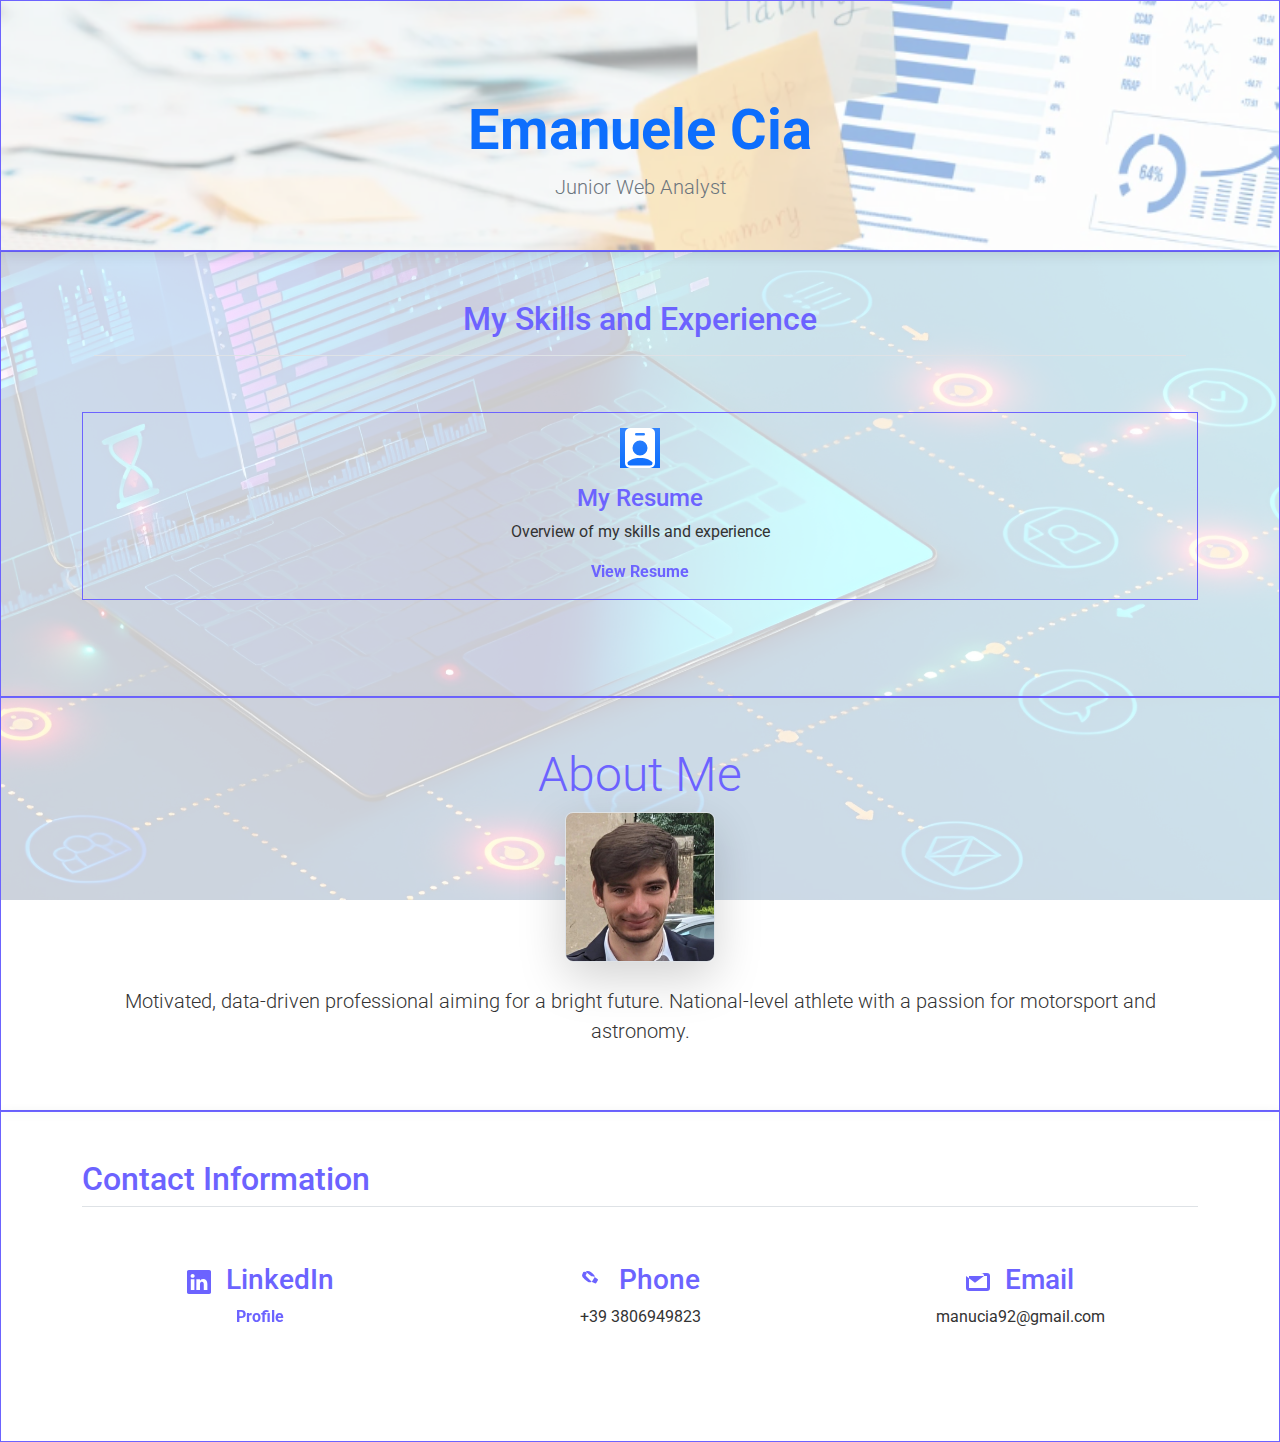
<file: index.html>
<!DOCTYPE html>
<html lang="en">
<head>
    <meta charset="UTF-8">
    <meta name="viewport" content="width=device-width, initial-scale=1.0">
    <title>Emanuele Cia's portfolio</title>
    
    <!-- Google Fonts -->
    <link href="https://fonts.googleapis.com/css2?family=Roboto:wght@400;700&display=swap" rel="stylesheet">
    
    <!-- Bootstrap CSS -->
    <link href="https://cdn.jsdelivr.net/npm/bootstrap@5.3.3/dist/css/bootstrap.min.css" rel="stylesheet"
          integrity="sha384-QWTKZyjpPEjISv5WaRU9OFeRpok6YctnYmDr5pNlyT2bRjXh0JMhjY6hW+ALEwIH" crossorigin="anonymous">
    
    <!-- Custom CSS -->
    <link href="./index.css" rel="stylesheet">
    <style>
        .section-no-margin {
            margin: 0;
            padding: 0;
        }
    </style>
</head>
<body>
  <div class="First-container text-center section-no-margin">
    <div class="px-4 pt-5 my-5">
        <h1 class="display-4 fw-bold text-primary">Emanuele Cia</h1>
        <p class="lead mb-4 text-secondary">Junior Web Analyst</p>
    </div>
</div>

<div class="Second-container py-5 section-no-margin">
    <div class="container px-4">
        <h2 class="pb-3 border-bottom">My Skills and Experience</h2>
        <div class="row g-4 py-5 row-cols-1 row-cols-lg-3">
            <!-- Resume Section -->
            <div class="feature col text-center">
                <div class="feature-icon d-inline-flex align-items-center justify-content-center text-bg-primary bg-gradient fs-2 mb-3">
                    <!-- Icon: Person Badge -->
                    <svg xmlns="http://www.w3.org/2000/svg" width="40" height="40" fill="currentColor" class="bi bi-person-badge-fill" viewBox="0 0 16 16">
                        <path d="M2 2a2 2 0 0 1 2-2h8a2 2 0 0 1 2 2v12a2 2 0 0 1-2 2H4a2 2 0 0 1-2-2zm4.5 0a.5.5 0 0 0 0 1h3a.5.5 0 0 0 0-1zM8 11a3 3 0 1 0 0-6 3 3 0 0 0 0 6m5 2.755C12.146 12.825 10.623 12 8 12s-4.146.826-5 1.755V14a1 1 0 0 0 1 1h8a1 1 0 0 0 1-1z"/>
                    </svg>
                </div>
                <h3 class="fs-4">My Resume</h3>
                <p>Overview of my skills and experience</p>
                <a href="./My resume/index.html" class="icon-link">View Resume</a>
            </div>
            <!-- Project Section in development -->
        </div>
    </div>
</div>

<div class="Aboutme py-5 section-no-margin">
    <div class="container text-center">
        <h2 class="display-5">About Me</h2>
        <img src="./My resume/Emanuele Cia Photo.jpg" class="img-fluid border rounded-3 shadow-lg mb-4" alt="Profile Picture" width="150" height="100" loading="lazy">
        <p class="lead text-left">Motivated, data-driven professional aiming for a bright future. National-level athlete with a passion for motorsport and astronomy.</p>
    </div>
</div>

<div class="Contactme py-5 section-no-margin">
  <div class="container">
      <h2 class="pb-2 border-bottom">Contact Information</h2>
      <div class=" row g-4 py-5 row-cols-1 row-cols-lg-3">
          <!-- LinkedIn Contact -->
          <div class="col text-center">
              <h3>
                <svg xmlns="http://www.w3.org/2000/svg" width="24" height="24" fill="currentColor" class="bi bi-linkedin" viewBox="0 0 16 16">
                  <path d="M0 1.146C0 .513.526 0 1.175 0h13.65C15.474 0 16 .513 16 1.146v13.708c0 .633-.526 1.146-1.175 1.146H1.175C.526 16 0 15.487 0 14.854zm4.943 12.248V6.169H2.542v7.225zm-1.2-8.212c.837 0 1.358-.554 1.358-1.248-.015-.709-.52-1.248-1.342-1.248S2.4 3.226 2.4 3.934c0 .694.521 1.248 1.327 1.248zm4.908 8.212V9.359c0-.216.016-.432.08-.586.173-.431.568-.878 1.232-.878.869 0 1.216.662 1.216 1.634v3.865h2.401V9.25c0-2.22-1.184-3.252-2.764-3.252-1.274 0-1.845.7-2.165 1.193v.025h-.016l.016-.025V6.169h-2.4c.03.678 0 7.225 0 7.225z"/>
                </svg>
                  LinkedIn
              </h3>
              <a href="https://www.linkedin.com/in/emanuele-cia/" class="icon-link">Profile</a>
          </div>
          <!-- Phone Contact -->
          <div class="col text-center">
              <h3>
                  <svg xmlns="http://www.w3.org/2000/svg" width="24" height="24" fill="currentColor" class="bi bi-telephone" viewBox="0 0 16 16">
                      <path d="M3.654 1.328A1.745 1.745 0 0 1 5.188.663c.725 0 1.437.25 2.02.708l1.413 1.05c.468.351.794.804 1.02 1.298.177.379.17.826-.02 1.204l-1.302 2.244c-.387.64-1.02 1.014-1.705 1.014-.493 0-.965-.142-1.36-.396-.457-.286-.923-.659-1.388-1.018l-.528-.41c-.207-.164-.41-.342-.619-.527-.157-.134-.295-.276-.435-.417-.261-.26-.484-.563-.644-.88l-.14-.318a1.745 1.745 0 0 1 .117-1.602l.59-1.328A1.747 1.747 0 0 1 3.654 1.328zM3.5 1a.5.5 0 0 1 .42.218l.447.77a.5.5 0 0 1-.02.608l-.45.613a.5.5 0 0 0-.067.532c.164.286.355.537.58.747l.39.314c.36.288.694.643.999.993.308.351.63.746.99 1.069l.5.413c.46.383.99.822 1.52 1.099.43.239.956.432 1.511.579.192.047.393-.043.523-.237l1.075-1.914a.5.5 0 0 0-.048-.58l-1.39-1.083c-.426-.337-.952-.596-1.518-.767-.573-.174-1.02-.22-1.368-.217-.237.003-.487. ```html
010-.01-.741.03a.5.5 0 0 1-.37-.108l-1.096-.85a.5.5 0 0 1-.073-.67l.447-.77A.5.5 0 0 1 3.5 1z"/>
                  </svg>
                  Phone
              </h3>
              <p>+39 3806949823</p>
          </div>
          <!-- Email Contact -->
          <div class="col text-center">
              <h3>
                  <svg xmlns="http://www.w3.org/2000/svg" width="24" height="24" fill="currentColor" class="bi bi-envelope" viewBox="0 0 16 16">
                      <path d="M0 4a2 2 0 0 1 2-2h12a2 2 0 0 1 2 2v8a2 2 0 0 1-2 2H2a2 2 0 0 1-2-2V4zm2 0v8h12V4H2zm12-2H2a2 2 0 0 0-2 2v.052l6 4.455 6-4.455V4a2 2 0 0 0-2-2z"/>
                  </svg>
                  Email
              </h3>
              <p>manucia92@gmail.com</p>
          </div>
      </div>
  </div>
  
    <script src="https://cdn.jsdelivr.net/npm/bootstrap@5.3.3/dist/js/bootstrap.bundle.min.js" integrity="sha384-YvpcrYf0tY3lHB60NNkmXc5s9fDVZLESaAA55NDzOxhy9GkcIdslK1eN7N6jIeHz" crossorigin="anonymous"></script>
    <script src="./index.js"></script>
</body>
</html>
</file>
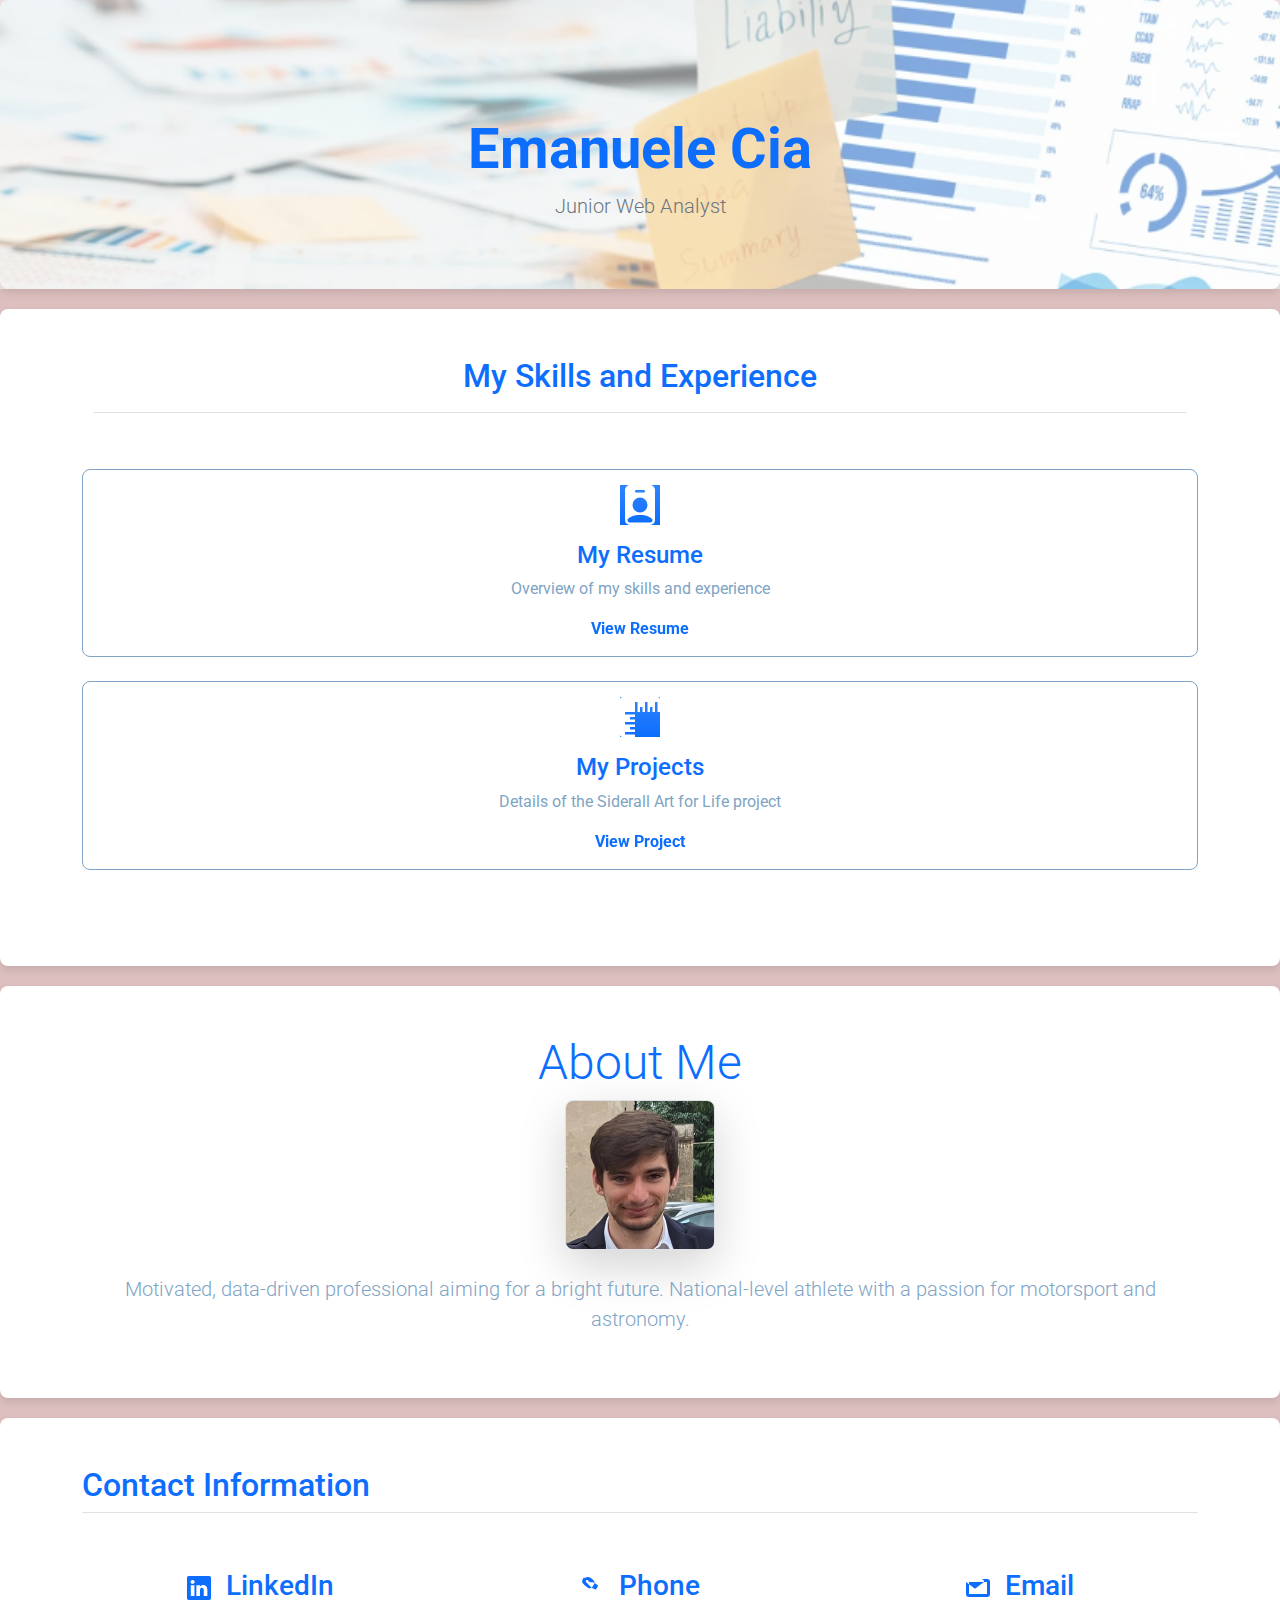
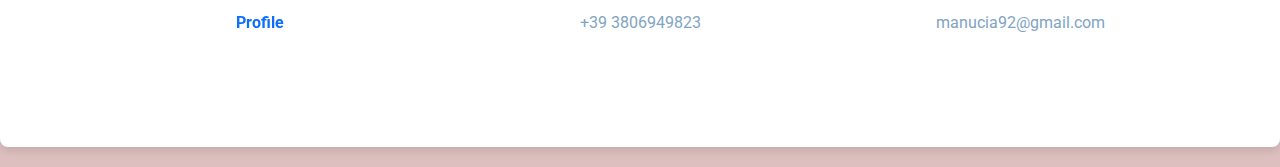
<file: My portfolio/index.html>
<!DOCTYPE html>
<html lang="en">
<head>
    <meta charset="UTF-8">
    <meta name="viewport" content="width=device-width, initial-scale=1.0">
    <title>Emanuele Cia's portfolio</title>
    
    <!-- Google Fonts -->
    <link href="https://fonts.googleapis.com/css2?family=Roboto:wght@400;700&display=swap" rel="stylesheet">
    
    <!-- Bootstrap CSS -->
    <link href="https://cdn.jsdelivr.net/npm/bootstrap@5.3.3/dist/css/bootstrap.min.css" rel="stylesheet"
          integrity="sha384-QWTKZyjpPEjISv5WaRU9OFeRpok6YctnYmDr5pNlyT2bRjXh0JMhjY6hW+ALEwIH" crossorigin="anonymous">
    
    <!-- Custom CSS -->
    <link href="./index.css" rel="stylesheet">
</head>
<body>
  <div class="First-container text-center">
    <div class="px-4 pt-5 my-5">
        <h1 class="display-4 fw-bold text-primary">Emanuele Cia</h1>
        <p class="lead mb-4 text-secondary">Junior Web Analyst</p>
    </div>
</div>

    
    <div class="Second-container py-5">
        <div class="container px-4">
            <h2 class="pb-3 border-bottom">My Skills and Experience</h2>
            <div class="row g-4 py-5 row-cols-1 row-cols-lg-3">
                <!-- Resume Section -->
                <div class="feature col text-center">
                    <div class="feature-icon d-inline-flex align-items-center justify-content-center text-bg-primary bg-gradient fs-2 mb-3">
                        <!-- Icon: Person Badge -->
                        <svg xmlns="http://www.w3.org/2000/svg" width="40" height="40" fill="currentColor" class="bi bi-person-badge-fill" viewBox="0 0 16 16">
                            <path d="M2 2a2 2 0 0 1 2-2h8a2 2 0 0 1 2 2v12a2 2 0 0 1-2 2H4a2 2 0 0 1-2-2zm4.5 0a.5.5 0 0 0 0 1h3a.5.5 0 0 0 0-1zM8 11a3 3 0 1 0 0-6 3 3 0 0 0 0 6m5 2.755C12.146 12.825 10.623 12 8 12s-4.146.826-5 1.755V14a1 1 0 0 0 1 1h8a1 1 0 0 0 1-1z"/>
                        </svg>
                    </div>
                    <h3 class="fs-4">My Resume</h3>
                    <p>Overview of my skills and experience</p>
                    <a href="./My resume/index.html" class="icon-link">View Resume</a>
                </div>
                
                <!-- Project Section -->
                <div class="feature col text-center">
                    <div class="feature-icon d-inline-flex align-items-center justify-content-center text-bg-primary bg-gradient fs-2 mb-3">
                        <!-- Icon: Rulers -->
                        <svg xmlns="http://www.w3.org/2000/svg" width="40" height="40" fill="currentColor" class="bi bi-rulers" viewBox="0 0 16 16">
                            <path d="M1 0a1 1 0 0 0-1 1v14a1 1 0 0 0 1 1h5v-1H2v-1h4v-1H4v-1h2v-1H2v-1h4V9H4V8h2V7H2V6h4V2h1v4h1V4h1v2h1V2h1v4h1V4h1v2h1V2h1v4h1V1a1 1 0 0 0-1-1z"/>
                        </svg>
                    </div>
                    <h3 class="fs-4">My Projects</h3>
                    <p>Details of the Siderall Art for Life project</p>
                    <a href="https://sid3ra77.wixsite.com/siderall-web3-art" class="icon-link">View Project</a>
                </div>
            </div>
        </div>
    </div>
    
    <div class="Aboutme py-5">
        <div class="container text-center">
            <h2 class="display-5">About Me</h2>
            <img src="./My resume/Emanuele Cia Photo.jpg" class="img-fluid border rounded-3 shadow-lg mb-4" alt="Profile Picture" width="150" height="100" loading="lazy">
            <p class="lead text-left">Motivated, data-driven professional aiming for a bright future. National-level athlete with a passion for motorsport and astronomy.</p>
        </div>
    </div>
    
    <div class="Contactme py-5">
      <div class="container">
          <h2 class="pb-2 border-bottom">Contact Information</h2>
          <div class="row g-4 py-5 row-cols-1 row-cols-lg-3">
              <!-- LinkedIn Contact -->
              <div class="col text-center">
                  <h3>
                    <svg xmlns="http://www.w3.org/2000/svg" width="24" height="24" fill="currentColor" class="bi bi-linkedin" viewBox="0 0 16 16">
                      <path d="M0 1.146C0 .513.526 0 1.175 0h13.65C15.474 0 16 .513 16 1.146v13.708c0 .633-.526 1.146-1.175 1.146H1.175C.526 16 0 15.487 0 14.854zm4.943 12.248V6.169H2.542v7.225zm-1.2-8.212c.837 0 1.358-.554 1.358-1.248-.015-.709-.52-1.248-1.342-1.248S2.4 3.226 2.4 3.934c0 .694.521 1.248 1.327 1.248zm4.908 8.212V9.359c0-.216.016-.432.08-.586.173-.431.568-.878 1.232-.878.869 0 1.216.662 1.216 1.634v3.865h2.401V9.25c0-2.22-1.184-3.252-2.764-3.252-1.274 0-1.845.7-2.165 1.193v.025h-.016l.016-.025V6.169h-2.4c.03.678 0 7.225 0 7.225z"/>
                    </svg>
                      LinkedIn
                  </h3>
                  <a href="https://www.linkedin.com/in/emanuele-cia/" class="icon-link">Profile</a>
              </div>
              <!-- Phone Contact -->
              <div class="col text-center">
                  <h3>
                      <svg xmlns="http://www.w3.org/2000/svg" width="24" height="24" fill="currentColor" class="bi bi-telephone" viewBox="0 0 16 16">
                          <path d="M3.654 1.328A1.745 1.745 0 0 1 5.188.663c.725 0 1.437.25 2.02.708l1.413 1.05c.468.351.794.804 1.02 1.298.177.379.17.826-.02 1.204l-1.302 2.244c-.387.64-1.02 1.014-1.705 1.014-.493 0-.965-.142-1.36-.396-.457-.286-.923-.659-1.388-1.018l-.528-.41c-.207-.164-.41-.342-.619-.527-.157-.134-.295-.276-.435-.417-.261-.26-.484-.563-.644-.88l-.14-.318a1.745 1.745 0 0 1 .117-1.602l.59-1.328A1.747 1.747 0 0 1 3.654 1.328zM3.5 1a.5.5 0 0 1 .42.218l.447.77a.5.5 0 0 1-.02.608l-.45.613a.5.5 0 0 0-.067.532c.164.286.355.537.58.747l.39.314c.36.288.694.643.999.993.308.351.63.746.99 1.069l.5.413c.46.383.99.822 1.52 1.099.43.239.956.432 1.511.579.192.047.393-.043.523-.237l1.075-1.914a.5.5 0 0 0-.048-.58l-1.39-1.083c-.426-.337-.952-.596-1.518-.767-.573-.174-1.02-.22-1.368-.217-.237.003-.487.01-.741.03a.5.5 0 0 1-.37-.108l-1.096-.85a.5.5 0 0 1-.073-.67l.447-.77A.5.5 0 0 1 3.5 1z"/>
                      </svg>
                      Phone
                  </h3>
                  <p>+39 3806949823</p>
              </div>
              <!-- Email Contact -->
              <div class="col text-center">
                  <h3>
                      <svg xmlns="http://www.w3.org/2000/svg" width="24" height="24" fill="currentColor" class="bi bi-envelope" viewBox="0 0 16 16">
                          <path d="M0 4a2 2 0 0 1 2-2h12a2 2 0 0 1 2 2v8a2 2 0 0 1-2 2H2a2 2 0 0 1-2-2V4zm2 0v8h12V4H2zm12-2H2a2 2 0 0 0-2 2v.052l6 4.455 6-4.455V4a2 2 0 0 0-2-2z"/>
                      </svg>
                      Email
                  </h3>
                  <p>manucia92@gmail.com</p>
              </div>
          </div>
      </div>
  </div>
  
    
    <script src="https://cdn.jsdelivr.net/npm/bootstrap@5.3.3/dist/js/bootstrap.bundle.min.js" integrity="sha384-YvpcrYf0tY3lHB60NNkmXc5s9fDVZLESaAA55NDzOxhy9GkcIdslK1eN7N6jIeHz" crossorigin="anonymous"></script>
</body>
</html>
</file>
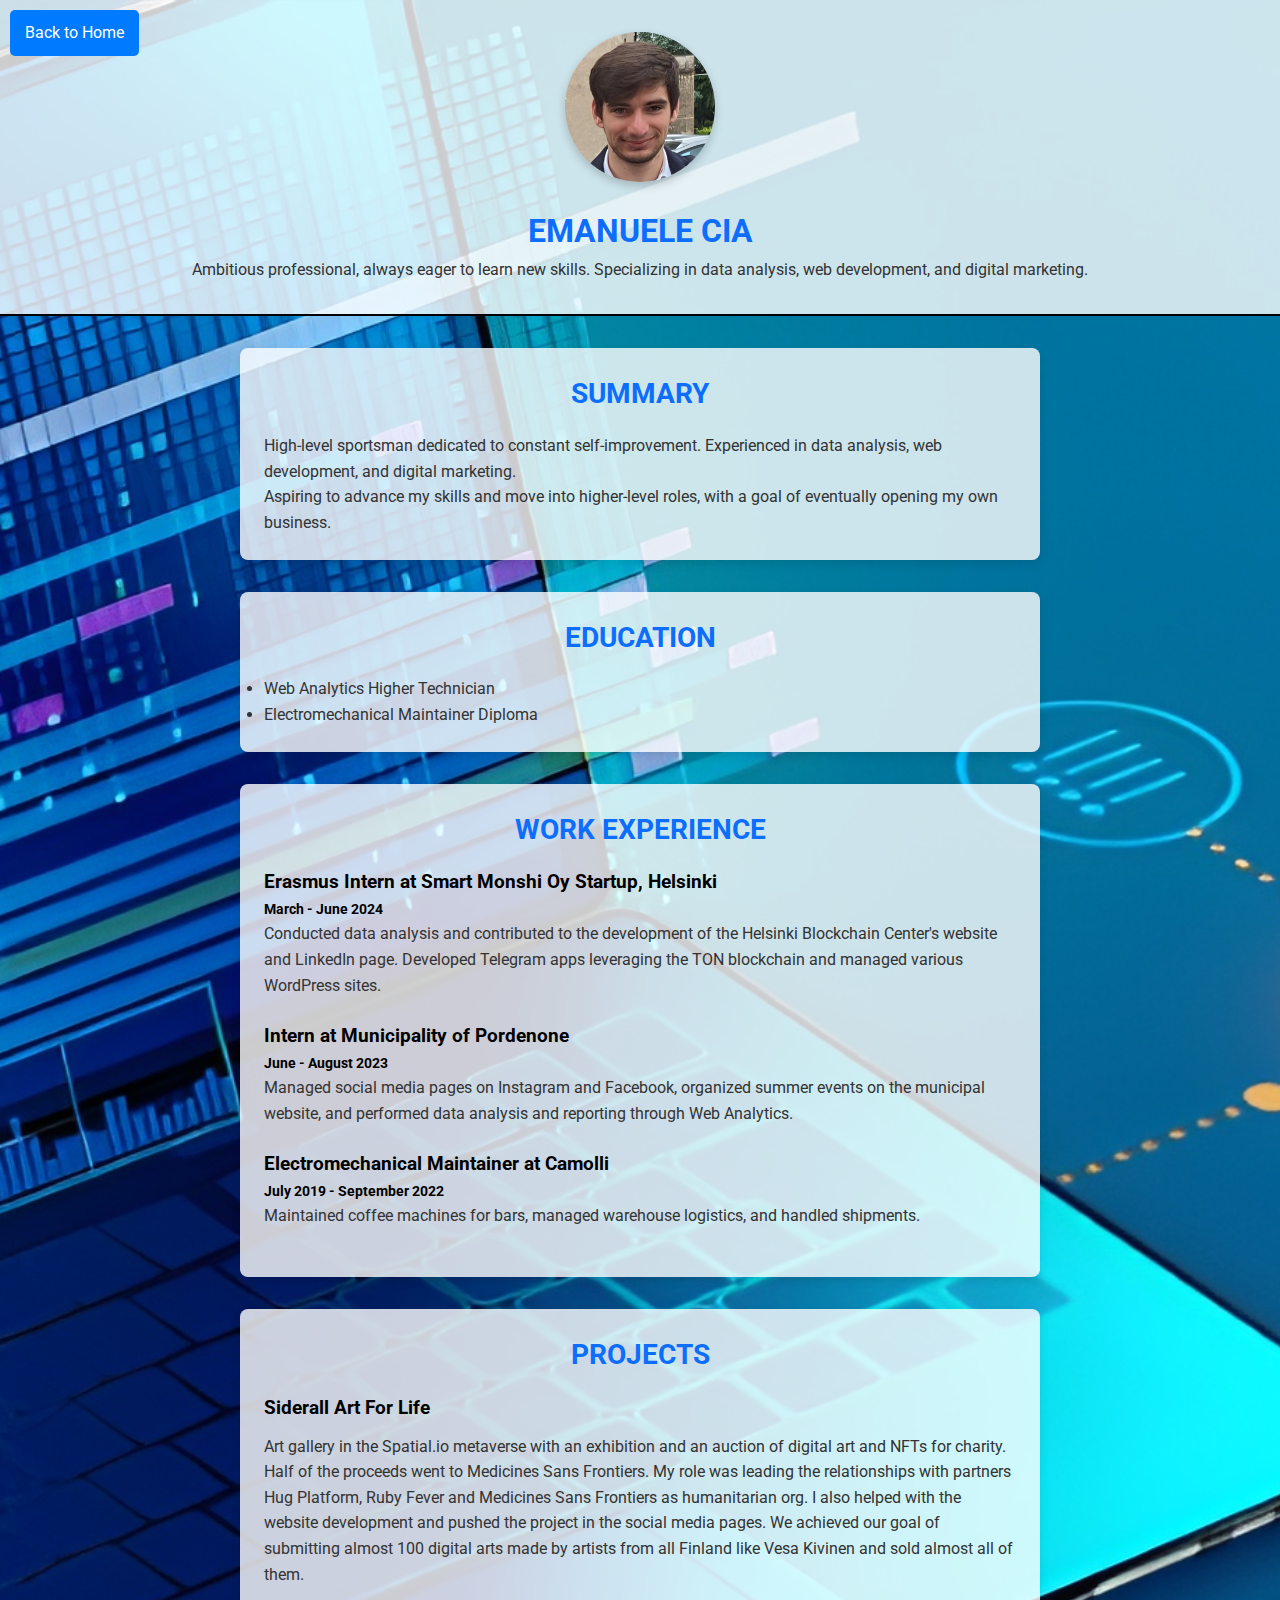
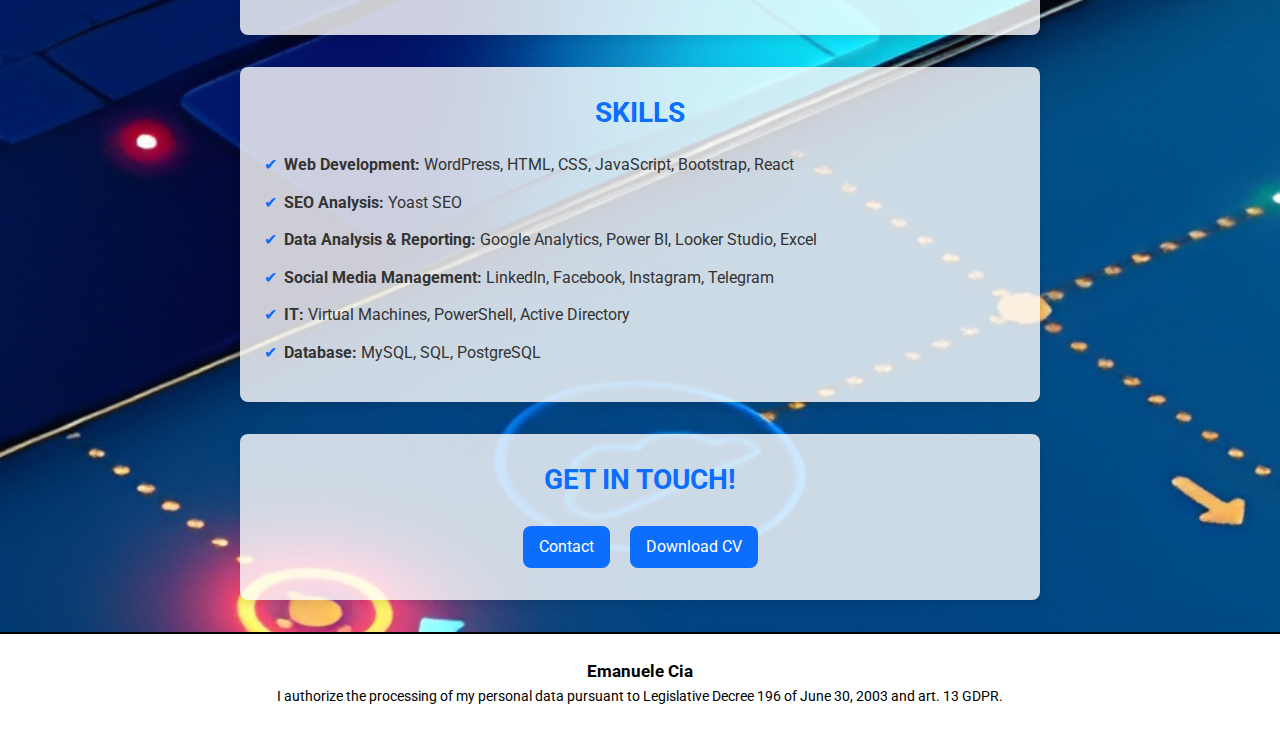
<file: My resume/index.html>
<!DOCTYPE html>
<html lang="en">
<head>
    <meta charset="UTF-8">
    <meta name="viewport" content="width=device-width, initial-scale=1.0">
    <title>My Resume - Emanuele Cia</title>
    <!-- Google Fonts -->
    <link href="https://fonts.googleapis.com/css2?family=Roboto:wght@400;700&display=swap" rel="stylesheet">
    <!-- Custom CSS -->
    <link rel="stylesheet" href="./index.css">
</head>
<body>
    <header class="header">
        <a href="../index.html" class="button back-button">Back to Home</a>
        <img src="./Emanuele Cia Photo.jpg" alt="Emanuele Cia Photo" class="profile-pic">
        <h1>Emanuele Cia</h1>
        <p>Ambitious professional, always eager to learn new skills. Specializing in data analysis, web development, and digital marketing.</p>
    </header>
    
    <main>
        <section class="section">
            <h2>Summary</h2>
            <p>
                High-level sportsman dedicated to constant self-improvement. Experienced in data analysis, web development, and digital marketing.<br>
                Aspiring to advance my skills and move into higher-level roles, with a goal of eventually opening my own business.
            </p>
        </section>

        <section class="section education">
            <h2>Education</h2>
            <ul>
                <li>Web Analytics Higher Technician</li>
                <li>Electromechanical Maintainer Diploma</li>
            </ul>
        </section>

        <section class="section">
            <h2>Work Experience</h2>
            <article class="experience">
                <h3>Erasmus Intern at Smart Monshi Oy Startup, Helsinki</h3>
                <p class="date">March - June 2024</p>
                <p>
                    Conducted data analysis and contributed to the development of the Helsinki Blockchain Center's website and LinkedIn page. Developed Telegram apps leveraging the TON blockchain and managed various WordPress sites.
                </p>
            </article>

            <article class="experience">
                <h3>Intern at Municipality of Pordenone</h3>
                <p class="date">June - August 2023</p>
                <p>
                    Managed social media pages on Instagram and Facebook, organized summer events on the municipal website, and performed data analysis and reporting through Web Analytics.
                </p>
            </article>

            <article class="experience">
                <h3>Electromechanical Maintainer at Camolli</h3>
                <p class="date">July 2019 - September 2022</p>
                <p>
                    Maintained coffee machines for bars, managed warehouse logistics, and handled shipments.
                </p>
            </article>
        </section>

        <section class="section">
            <h2>Projects</h2>
            <article class="project">
                <h3 class="Art-for-life">Siderall Art For Life</h3>
                <p>
                    Art gallery in the Spatial.io metaverse with an exhibition
                    and an auction of digital art and NFTs for charity. Half of
                    the proceeds went to Medicines Sans Frontiers. My role was
                    leading the relationships with partners Hug Platform, Ruby
                    Fever and Medicines Sans Frontiers as humanitarian org. I
                    also helped with the website development and pushed the
                    project in the social media pages. We achieved our goal of
                    submitting almost 100 digital arts made by artists from all
                    Finland like Vesa Kivinen and sold almost all of them.
                </p>
            </article>
        </section>

        <section class="section">
            <h2>Skills</h2>
            <ul class="skills">
                <li><strong>Web Development:</strong> WordPress, HTML, CSS, JavaScript, Bootstrap, React</li>
                <li><strong>SEO Analysis:</strong> Yoast SEO</li>
                <li><strong>Data Analysis & Reporting:</strong> Google Analytics, Power BI, Looker Studio, Excel</li>
                <li><strong>Social Media Management:</strong> LinkedIn, Facebook, Instagram, Telegram</li>
                <li><strong>IT:</strong> Virtual Machines, PowerShell, Active Directory</li>
                <li><strong>Database:</strong> MySQL, SQL, PostgreSQL</li>
            </ul>
        </section>

        <section class="section links">
            <h2>Get in touch!</h2>

            <a href="./contact.html" class="button">Contact</a>
            <a href="./Emanuele Cia CV.pdf" class="button" download>Download CV</a>
        </section>
    </main>

    <footer class="footer">
        <h3>Emanuele Cia</h3>
        <p>I authorize the processing of my personal data pursuant to Legislative Decree 196 of June 30, 2003 and art. 13 GDPR.</p>
    </footer>
</body>
</html>
</file>
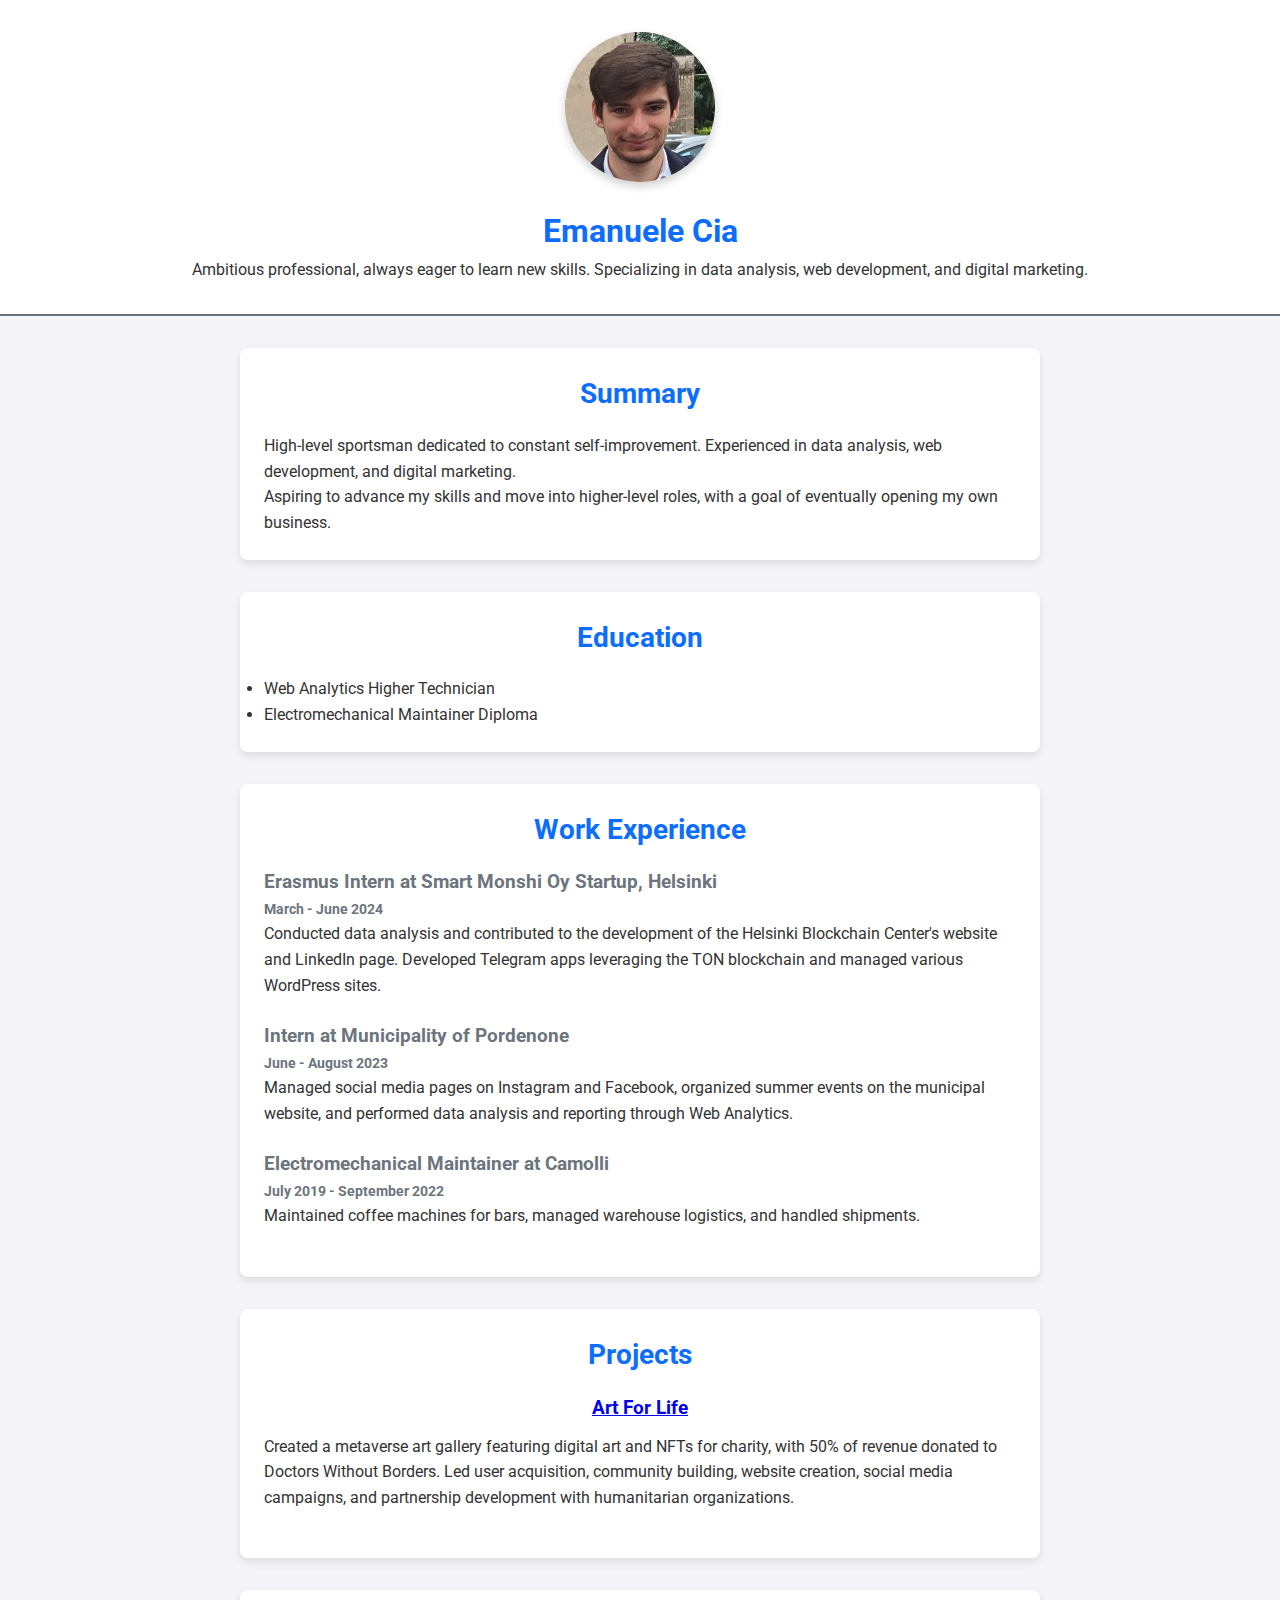
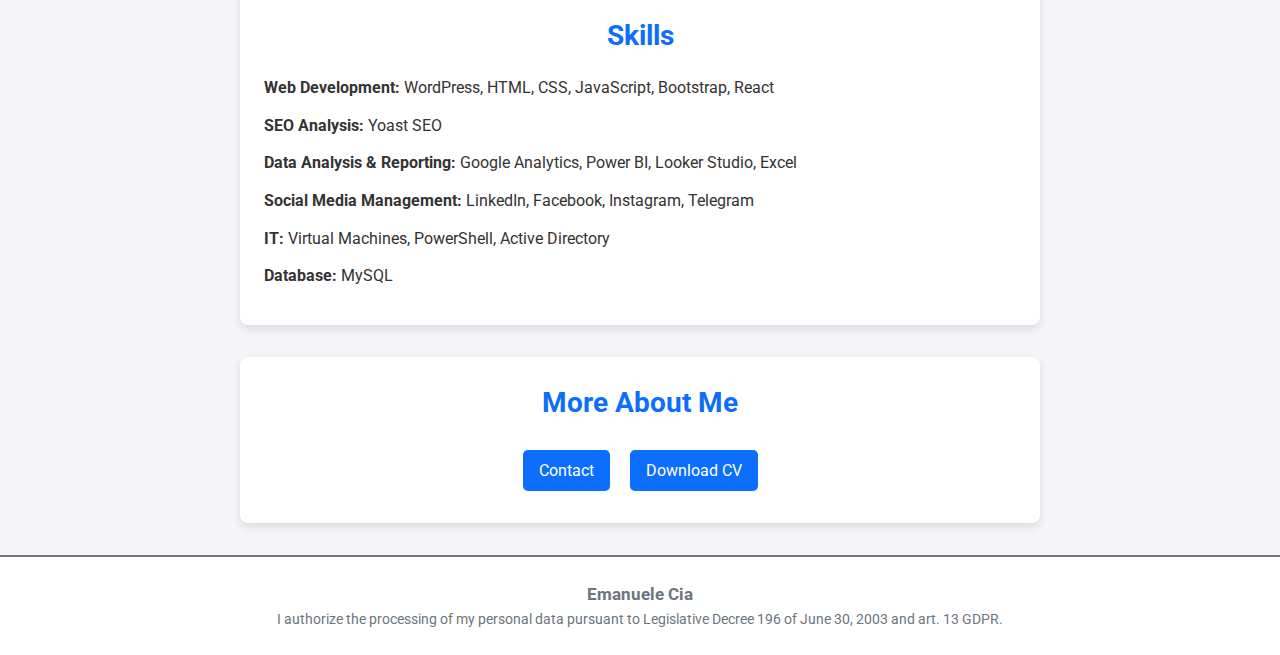
<file: My portfolio/My resume/index.html>
<!DOCTYPE html>
<html lang="en">
<head>
    <meta charset="UTF-8">
    <meta name="viewport" content="width=device-width, initial-scale=1.0">
    <title>My Resume - Emanuele Cia</title>
    <!-- Google Fonts -->
    <link href="https://fonts.googleapis.com/css2?family=Roboto:wght@400;700&display=swap" rel="stylesheet">
    <!-- Custom CSS -->
    <link rel="stylesheet" href="./index.css">
</head>
<body>
    <header class="header">
        <img src="./Emanuele Cia Photo.jpg" alt="Emanuele Cia Photo" class="profile-pic">
        <h1>Emanuele Cia</h1>
        <p>Ambitious professional, always eager to learn new skills. Specializing in data analysis, web development, and digital marketing.</p>
    </header>
    
    <main>
        <section class="section">
            <h2>Summary</h2>
            <p>
                High-level sportsman dedicated to constant self-improvement. Experienced in data analysis, web development, and digital marketing.<br>
                Aspiring to advance my skills and move into higher-level roles, with a goal of eventually opening my own business.
            </p>
        </section>

        <section class="section education">
            <h2>Education</h2>
            <ul>
                <li>Web Analytics Higher Technician</li>
                <li>Electromechanical Maintainer Diploma</li>
            </ul>
        </section>

        <section class="section">
            <h2>Work Experience</h2>
            <article class="experience">
                <h3>Erasmus Intern at Smart Monshi Oy Startup, Helsinki</h3>
                <p class="date">March - June 2024</p>
                <p>
                    Conducted data analysis and contributed to the development of the Helsinki Blockchain Center's website and LinkedIn page. Developed Telegram apps leveraging the TON blockchain and managed various WordPress sites.
                </p>
            </article>

            <article class="experience">
                <h3>Intern at Municipality of Pordenone</h3>
                <p class="date">June - August 2023</p>
                <p>
                    Managed social media pages on Instagram and Facebook, organized summer events on the municipal website, and performed data analysis and reporting through Web Analytics.
                </p>
            </article>

            <article class="experience">
                <h3>Electromechanical Maintainer at Camolli</h3>
                <p class="date">July 2019 - September 2022</p>
                <p>
                    Maintained coffee machines for bars, managed warehouse logistics, and handled shipments.
                </p>
            </article>
        </section>

        <section class="section">
            <h2>Projects</h2>
            <article class="project">
                <h3 class="Art-for-life"><a href="https://emanuele-cia-porfolio.my.canva.site/" target="_blank">Art For Life</a></h3>
                <p>
                    Created a metaverse art gallery featuring digital art and NFTs for charity, with 50% of revenue donated to Doctors Without Borders. Led user acquisition, community building, website creation, social media campaigns, and partnership development with humanitarian organizations.
                </p>
            </article>
        </section>

        <section class="section">
            <h2>Skills</h2>
            <ul class="skills">
                <li><strong>Web Development:</strong> WordPress, HTML, CSS, JavaScript, Bootstrap, React</li>
                <li><strong>SEO Analysis:</strong> Yoast SEO</li>
                <li><strong>Data Analysis & Reporting:</strong> Google Analytics, Power BI, Looker Studio, Excel</li>
                <li><strong>Social Media Management:</strong> LinkedIn, Facebook, Instagram, Telegram</li>
                <li><strong>IT:</strong> Virtual Machines, PowerShell, Active Directory</li>
                <li><strong>Database:</strong> MySQL</li>
            </ul>
        </section>

        <section class="section links">
            <h2>More About Me</h2>
            <a href="./contact.html" class="button">Contact</a>
            <a href="./Emanuele Cia CV.pdf" class="button" download>Download CV</a>
        </section>
    </main>

    <footer class="footer">
        <h3>Emanuele Cia</h3>
        <p>I authorize the processing of my personal data pursuant to Legislative Decree 196 of June 30, 2003 and art. 13 GDPR.</p>
    </footer>
</body>
</html>
</file>
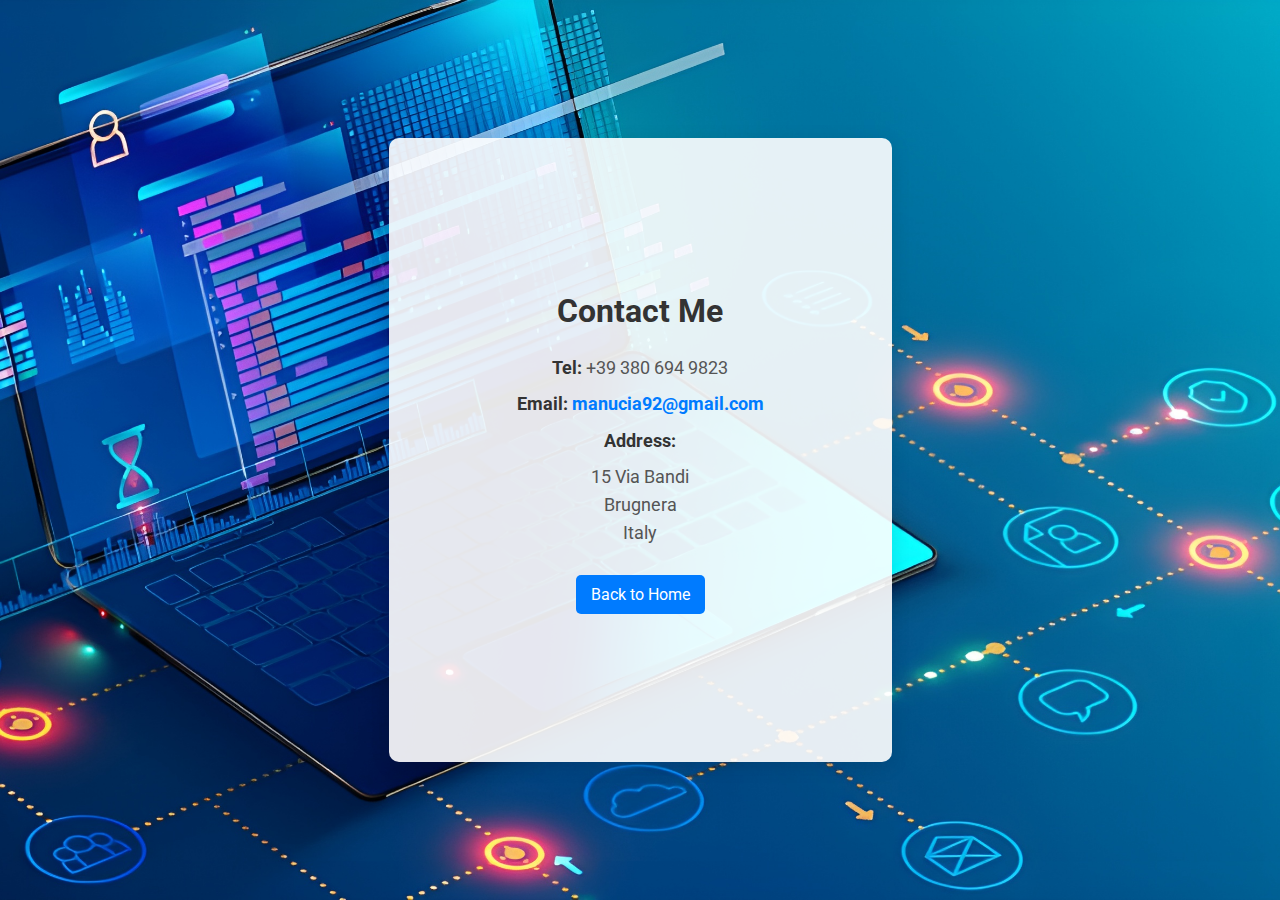
<file: My resume/contact.html>
<!DOCTYPE html>
<html lang="en">
<head>
  <meta charset="UTF-8">
  <meta name="viewport" content="width=device-width, initial-scale=1.0">
  <title>Contact Me</title>
  <link href="https://fonts.googleapis.com/css2?family=Roboto:wght@400;700&display=swap" rel="stylesheet">
  <style>
    body {
      font-family: 'Roboto', sans-serif;
      background-color: #f4f4f4;
      background-image: url('../immagini/portfoliobg.webp'); /* Replace with your image URL */
      background-size: cover; /* Ensures the image covers the whole background */
      background-position: center; /* Centers the background image */
      background-repeat: no-repeat; /* Prevents the image from repeating */
      margin: 0;
      padding: 0;
      display: flex; /* Use Flexbox */
      justify-content: center; /* Center horizontally */
      align-items: center; /* Center vertically */
      height: 100vh; /* Full height of the viewport */
    }

    .button {
    display: inline-block;
    padding: 10px 15px;
    margin: 20px 0; /* Margin to separate the button from the contact info */
    background-color: #007BFF; /* Button color */
    color: white;
    text-decoration: none;
    border-radius: 5px;
    transition: background-color 0.3s;
}

.button:hover {
    background-color: #0056b3; /* Hover color */
}

.contact {
    text-align: center;
    padding: 8rem; /* Increased padding */
    background-color: rgba(255, 255, 255, 0.9); /* Slightly transparent white background */
    border-radius: 10px;
    box-shadow: 0px 4px 20px rgba(0, 0, 0, 0.1);
    max-width: 800px; /* Increased max-width */
    margin: 0; /* Remove margin */
    transition: transform 0.3s;
}

.contact:hover {
    transform: translateY(-5px);
}

    h2 {
      font-size: 2rem;
      color: #333;
      margin-bottom: 1.5rem;
    }

    .contact-info p {
      font-size: 1.1rem;
      color: #555;
      line-height: 1.6;
      margin: 0.5rem 0;
    }

    .contact-info a {
      color: #007BFF;
      text-decoration: none;
      font-weight: bold;
      transition: color 0.3s;
    }

    .contact-info a:hover {
      text-decoration: underline;
      color: #0056b3;
    }

    .contact-info strong {
      color: #333;
    }

    @media (max-width: 600px) {
      .contact {
        padding: 2.5rem; /* Adjusted for smaller screens */
      }

      h2 {
        font-size: 1.5rem;
      }

      .contact-info p {
        font-size: 1rem;
      }
    }
  </style>
</head>
<body>
  <section class="section contact">
    <h2>Contact Me</h2>
    <div class="contact-info">
      <p><strong>Tel:</strong> +39 380 694 9823</p>
      <p><strong>Email:</strong> <a href="mailto:manucia92@gmail.com">manucia92@gmail.com</a></p>
      <p><strong>Address:</strong></p>
      <p>
        15 Via Bandi<br>
        Brugnera<br>
        Italy
      </p>
    </div>
    <a href="./index.html" class="button back-button">Back to Home</a>
  </section>
</body>
</html>
</file>
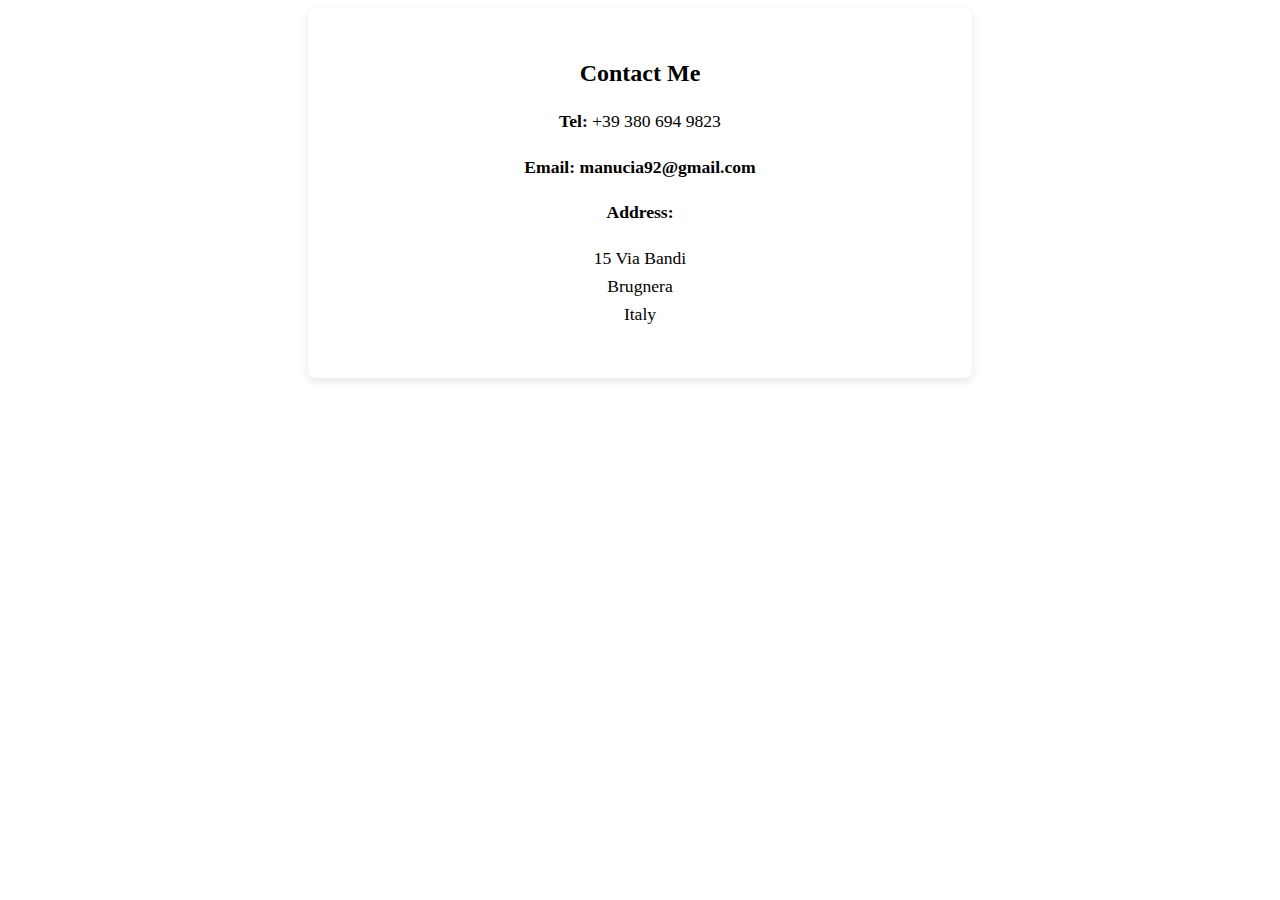
<file: My portfolio/My resume/contact.html>
<!DOCTYPE html>
<html lang="en">
<head>
  <meta charset="UTF-8">
  <meta name="viewport" content="width=device-width, initial-scale=1.0">
  <title>Contact me</title>
</head>

<style>
  .contact {
    text-align: center;
    padding: 2rem;
    background-color: white;
    border-radius: 8px;
    box-shadow: 0px 4px 10px rgba(0, 0, 0, 0.1);
    max-width: 600px;
    margin: 0 auto;
}

.contact-info p {
    font-size: 1.1rem;
    color: var(--text-color);
    line-height: 1.6;
}

.contact-info a {
    color: var(--accent-color);
    text-decoration: none;
    font-weight: bold;
}

.contact-info a:hover {
    text-decoration: underline;
}
</style>


<body>
  <section class="section contact">
    <h2>Contact Me</h2>
    <div class="contact-info">
        <p><strong>Tel:</strong> +39 380 694 9823</p>
        <p><strong>Email:</strong> <a href="mailto:manucia92@gmail.com">manucia92@gmail.com</a></p>
        <p><strong>Address:</strong></p>
        <p>
            15 Via Bandi<br>
            Brugnera<br>
            Italy
        </p>
    </div>
  </section>
</body>
</html>
</file>
<file: index.css>
/* Define color variables */
:root {
    --main-bg-color: #f4f4f9; /* Soft light gray background */
    --accent-color: #6c63ff; /* Vibrant purple */
    --primary-text-color: #333333; /* Dark gray for primary text */
    --secondary-text-color: #555555; /* Medium gray for secondary text */
    --border-color: var(--accent-color); /* Set border color to accent color */
}

/* Global Styling */
body {
    font-family: 'Roboto', sans-serif;
    background-image: url(./immagini/portfoliobg.webp); /* Add your background image */
    background-size: cover;
    background-position: center;
    background-repeat: no-repeat;
    background-attachment: fixed;
    color: var(--primary-text-color);
}

/* Section Styling */
.First-container, .Second-container, .Aboutme, .Contactme {
    padding: 20px;
    background-color: rgba(255, 255, 255, 0.8); /* White background with 80% opacity */
    margin: 0; /* Remove margin between sections */
    border-radius: 0; /* Remove rounded corners */
    box-shadow: 0px 4px 12px rgba(0, 0, 0, 0.1);
    border: 1px solid var(--border-color); /* Set border color to accent color */
}

.First-container {
    background-image: url('./immagini/Wallpaper.png');
    background-size: cover;
    background-position: center;
    position: relative;
}

.First-container::before {
    content: '';
    position: absolute;
    top: 0;
    left: 0;
    right: 0;
    bottom: 0;
    background-color: rgba(255, 255, 255, 0.6); /* Slightly more opaque */
    z-index: 1;
}

.First-container .px-4 {
    position: relative;
    z-index: 2; /* Ensure text is above the background */
}

.Second-container {
    text-align: center;
}

.feature {
    display: inline-block;
    width: 100%; /* Maintain width for each column */
    text-align: center; /* Center content in the box */
}

/* Headings */
h1, h2, h3 {
    color: var(--accent-color);
}

/* Features Styling */
.feature {
    border: 1px solid var(--border-color); /* Set border color to accent color */
    border-radius: 0; /* Remove rounded corners */
    padding: 15px;
    transition: transform 0.2s, box-shadow 0.2s; /* Added box-shadow transition */
}

.feature:hover {
    transform: scale(1.05);
    box-shadow: 0px 6px 16px rgba(0, 0, 0, 0.2); /* Enhanced shadow on hover */
}

/* Link Styling */
.icon-link {
    color: var(--accent-color);
    text-decoration: none;
    font-weight: bold;
}

.icon-link:hover {
    text-decoration: underline;
}

h3 svg {
    margin-right: 8px; /* Space between icon and text */
    vertical-align: middle; /* Vertical alignment */
}

/* Responsive Adjustments */
@media (max-width: 768px) {
    .First-container, .Second-container, .Aboutme, .Contactme {
        padding: 15px;
    }
}

/* Initial state for fade-in elements */
.fade-in {
    opacity: 0;
    transform: translateY(20px);
    transition: opacity 0.5s ease, transform 0.5s ease;
}

/* Visible state for fade-in elements */
.fade-in.visible {
    opacity: 1;
    transform: translateY(0);
}
</file>
<file: My portfolio/index.css>
/* Define color variables */
:root {
    --main-bg-color: #ddbfbf; /* Light background */
    --accent-color: #80a4c4; /* Secondary color */
    --primary-text-color: #0d6efd; /* Blue */
}

/* Global Styling */
body {
    font-family: 'Roboto', sans-serif;
    background-color: var(--main-bg-color);
    color: var(--accent-color);
}

/* Section Styling */
.First-container, .Second-container, .Aboutme, .Contactme {
    padding: 20px;
    background-color: white;
    margin-bottom: 20px;
    border-radius: 8px;
    box-shadow: 0px 4px 8px rgba(0, 0, 0, 0.1);
}

.First-container {
    background-image: url('./immagini/Wallpaper.png');
    background-size: cover;
    background-position: center;
    position: relative;
}

.First-container::before {
    content: '';
    position: absolute;
    top: 0;
    left: 0;
    right: 0;
    bottom: 0;
    background-color: rgba(255, 255, 255, 0.5); /* Modifica l'opacità qui */
    z-index: 1;
}

.First-container .px-4 {
    position: relative;
    z-index: 2; /* Assicurati che il testo sia sopra lo sfondo */
}


.Second-container {
    text-align: center;
}

.feature {
    display: inline-block;
    width: 100%; /* Mantieni la larghezza per ogni colonna */
    text-align: center; /* Centra il contenuto del box */
}


h1, h2, h3 {
    color: var(--primary-text-color);
}

/* Features Styling */
.feature {
    border: 1px solid var(--accent-color);
    border-radius: 8px;
    padding: 15px;
    transition: transform 0.2s;
}

.feature:hover {
    transform: scale(1.05);
}

/* Link Styling */
.icon-link {
    color: var(--primary-text-color);
    text-decoration: none;
    font-weight: bold;
}

.icon-link:hover {
    text-decoration: underline;
}

h3 svg {
    margin-right: 8px; /* Spazio tra l'icona e il testo */
    vertical-align: middle; /* Allineamento verticale */
}


/* Responsive Adjustments */
@media (max-width: 768px) {
    .First-container, .Second-container, .Aboutme, .Contactme {
        padding: 15px;
    }
}
</file>
<file: My resume/index.css>
/* Root Variables */
:root {
    --main-bg-color: rgba(244, 244, 249, 0.8); /* Set main background color with transparency */
    --text-color: #333;
    --accent-color: #0d6efd;
    --secondary-color: #000000;
    --hover-color: #084298;
    --border-radius: 8px;
    --transition-speed: 0.3s;
    --background-image-url: url('../immagini/portfoliobg.webp'); /* Add your image path */
}

/* Global Styles */
* {
    margin: 0;
    padding: 0;
    box-sizing: border-box;
    font-family: 'Roboto', sans-serif;
    scroll-behavior: smooth; /* Smooth scrolling */
}

body {
    background-color: var(--main-bg-color);
    background-image: var(--background-image-url); /* Set the background image */
    background-size: cover; /* Cover the entire body */
    background-position: center; /* Center the image */
    color: var(--text-color);
    line-height: 1.6;
}

/* Header */
.header {
    text-align: center;
    padding: 2rem;
    background-color: rgba(255, 255, 255, 0.8); /* Set header background with transparency */
    border-bottom: 2px solid var(--secondary-color);
    position: relative;
    
}

.header .profile-pic {
    border-radius: 50%;
    width: 150px;
    height: auto;
    box-shadow: 0px 4px 10px rgba(0, 0, 0, 0.2);
    margin-bottom: 1rem;
    transition: transform var(--transition-speed);
}

.header .profile-pic:hover {
    transform: scale(1.05); /* Scale effect on hover */
}

h1, h2 {
    color: var(--accent-color);
    text-transform: uppercase; /* Uppercase for headings */
}

h3 {
    color: var(--secondary-color);
}

/* Main Sections */
.section {
    max-width: 800px;
    margin: 2rem auto;
    padding: 1.5rem;
    background-color: rgba(255, 255, 255, 0.8); /* Set section background with transparency */
    border-radius: var(--border-radius);
    box-shadow: 0px 4px 10px rgba(0, 0, 0, 0.1);
    position: relative;
    overflow: hidden; /* For animations */
}

.section::before {
    content: '';
    position: absolute;
    top: 0;
    left: 0;
    right: 0;
    bottom: 0;
    background: rgba(255, 255, 255, 0.1);
    z-index: 0;
    transition: opacity var(--transition-speed);
    opacity: 0; /* Initially hidden */
}

.section:hover::before {
    opacity: 1; /* Show overlay on hover */
}

.section h2 {
    margin-bottom: 1rem;
    font-size: 1.75rem;
    text-align: center;
    position: relative;
    z-index: 1; /* Bring h2 above overlay */
}

/* Experience and Project Articles */
.experience, .project {
    margin-bottom: 1.5rem;
}

.Art-for-life {
    margin-bottom: 10px;
}

.date {
    font-weight: bold;
    color: var(--secondary-color);
    font-size: 0.9rem;
}

/* Skills List */
.skills {
    list-style-type: none;
    padding-left: 0;
}

.skills li {
    margin-bottom: 0.75rem;
    position: relative;
    padding-left: 20px; /* Indentation for skills */
}

.skills li::before {
    content: '✔'; /* Checkmark for skills */
    position: absolute;
    left: 0;
    color: var(--accent-color);
}

/* Buttons */
.links {
    text-align: center;
}

.links .button {
    display: inline-block;
    margin: 0.5rem;
    padding: 0.5rem 1rem;
    background-color: var(--accent-color);
    color: white;
    text-decoration: none;
    border-radius: var(--border-radius);
    transition: background-color var(--transition-speed), transform var(--transition-speed);
    position: relative; /* Ensure buttons are positioned correctly */
    z-index: 1; /* Ensure buttons are above the overlay */
}

.links .button:hover {
    background-color: var(--hover-color);
    transform: translateY(-2px);
}

.back-button {
    position: absolute; /* Position it absolutely within the header */
    top: 10px; /* Adjust as needed */
    left: 10px; /* Adjust as needed */
    padding: 10px 15px;
    background-color: #007BFF; /* Button color */
    color: white;
    text-decoration: none;
    border-radius: 5px;
    transition: background-color 0.3s;
}

.back-button:hover {
    background-color: #0056b3; /* Hover color */
}

/* Footer */
.footer {
    text-align: center;
    padding: 1.5rem;
    background-color: white;
    border-top: 2px solid var(--secondary-color);
    color: var(--secondary-color);
    font-size: 0.9rem;
}

/* Responsive Design */
@media (max-width: 768px) {
    .section, .header, .footer {
        padding: 1rem;
    }
    
    h1, h2 {
        font-size: 1.5rem;
    }
    
    .links .button {
        padding: 0.4rem 0.
    } 
}
</file>
<file: My portfolio/My resume/index.css>
/* Root Variables */
/* Root Variables */
:root {
    --main-bg-color: #f4f4f9;
    --text-color: #333;
    --accent-color: #0d6efd;
    --secondary-color: #6c757d;
}

/* Global Styles */
* {
    margin: 0;
    padding: 0;
    box-sizing: border-box;
    font-family: 'Roboto', sans-serif;
}

body {
    background-color: var(--main-bg-color);
    color: var(--text-color);
    line-height: 1.6;
}

/* Header */
.header {
    text-align: center;
    padding: 2rem;
    background-color: white;
    border-bottom: 2px solid var(--secondary-color);
}

.header .profile-pic {
    border-radius: 50%;
    width: 150px;
    height: auto;
    box-shadow: 0px 4px 10px rgba(0, 0, 0, 0.2);
    margin-bottom: 1rem;
}

h1, h2 {
    color: var(--accent-color);
}

h3 {
    color: var(--secondary-color);
}

/* Main Sections */
.section {
    max-width: 800px;
    margin: 2rem auto;
    padding: 1.5rem;
    background-color: white;
    border-radius: 8px;
    box-shadow: 0px 4px 10px rgba(0, 0, 0, 0.1);
}

.section h2 {
    margin-bottom: 1rem;
    font-size: 1.75rem;
    text-align: center;
}


/* Experience and Project Articles */
.experience, .project {
    margin-bottom: 1.5rem;
}

.Art-for-life{
    text-align: center;
    margin-bottom: 10px;
}

.date {
    font-weight: bold;
    color: var(--secondary-color);
    font-size: 0.9rem;
}

/* Skills List */
.skills {
    list-style-type: none;
    padding-left: 0;
}

.skills li {
    margin-bottom: 0.75rem;
}

/* Buttons */
.links {
    text-align: center;
}

.links .button {
    display: inline-block;
    margin: 0.5rem;
    padding: 0.5rem 1rem;
    background-color: var(--accent-color);
    color: white;
    text-decoration: none;
    border-radius: 5px;
    transition: background-color 0.3s;
}


.links .button:hover {
    background-color: #084298;
}

/* Footer */
.footer {
    text-align: center;
    padding: 1.5rem;
    background-color: white;
    border-top: 2px solid var(--secondary-color);
    color: var(--secondary-color);
    font-size: 0.9rem;
}

/* Responsive Design */
@media (max-width: 768px) {
    .section, .header, .footer {
        padding: 1rem;
    }
    
    h1, h2 {
        font-size: 1.5rem;
    }
    
    .links .button {
        padding: 0.4rem 0.8rem;
        font-size: 0.9rem;
    }
}
</file>
